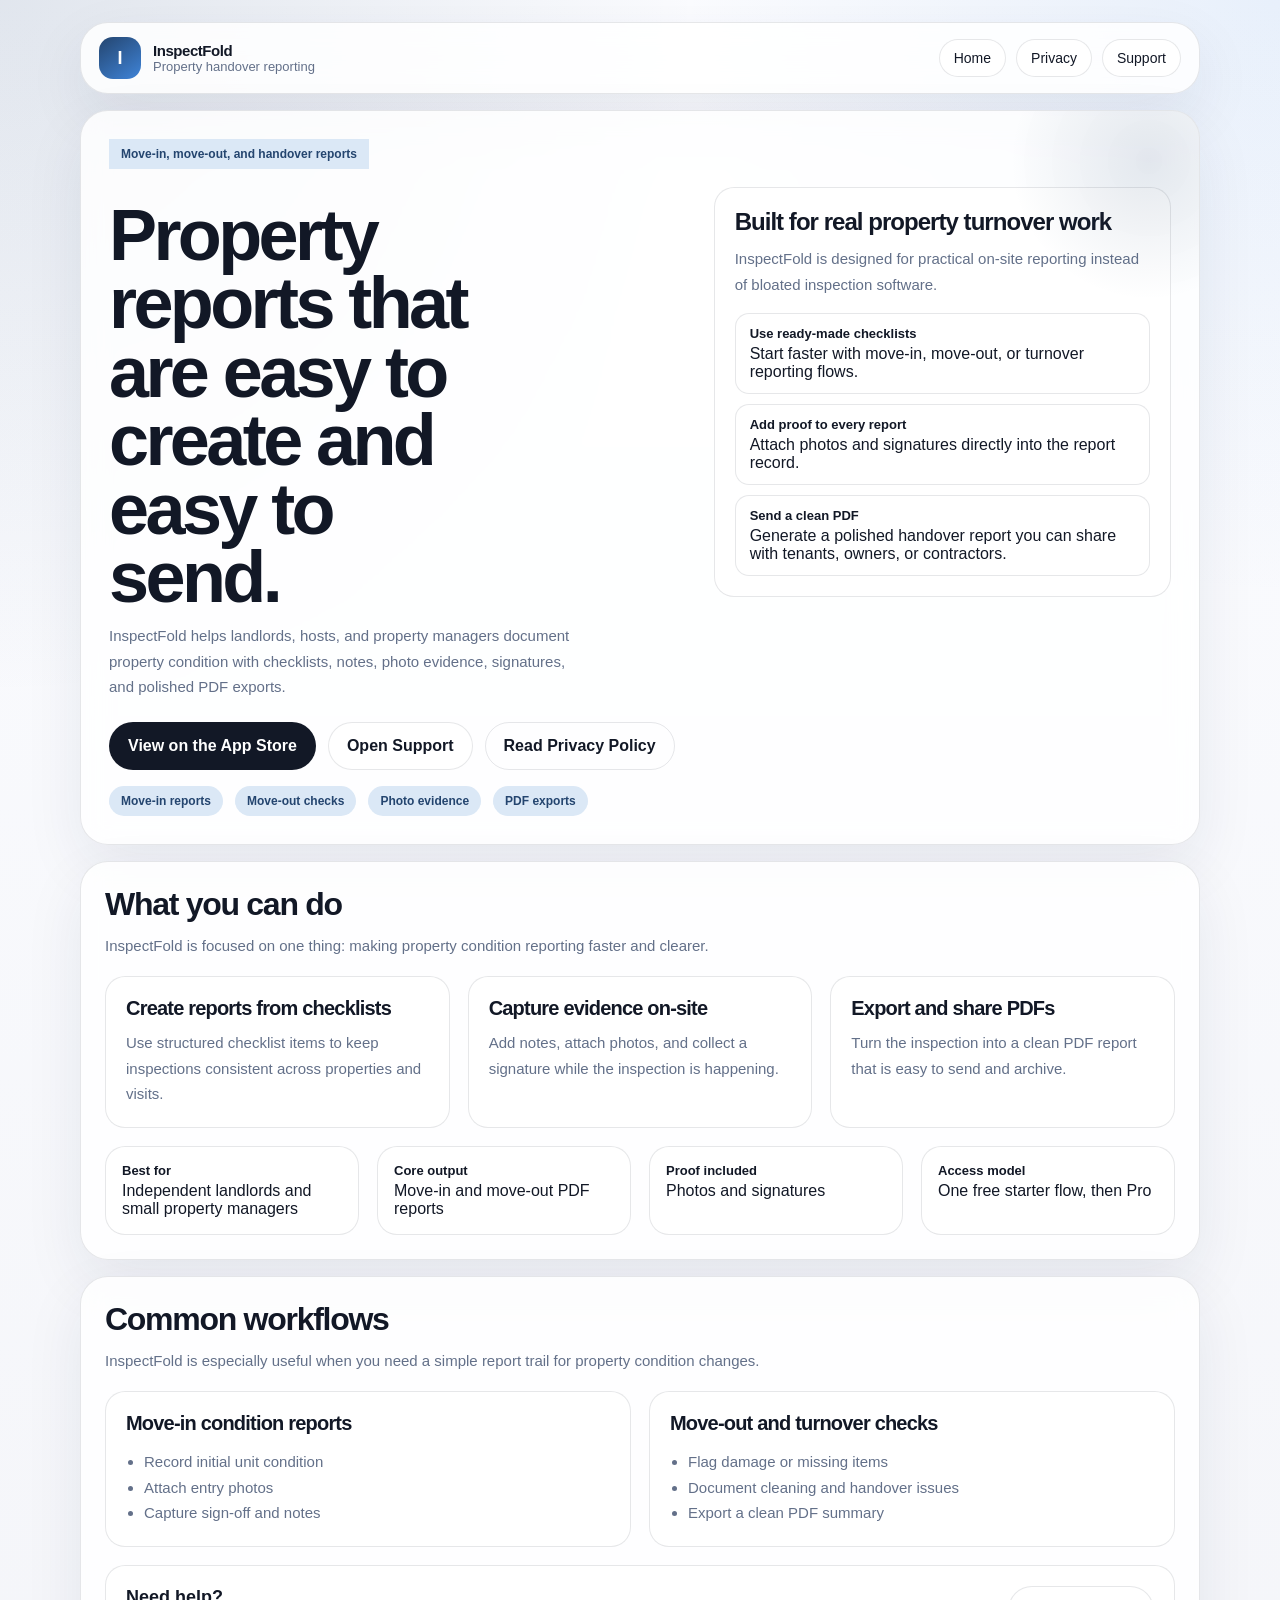
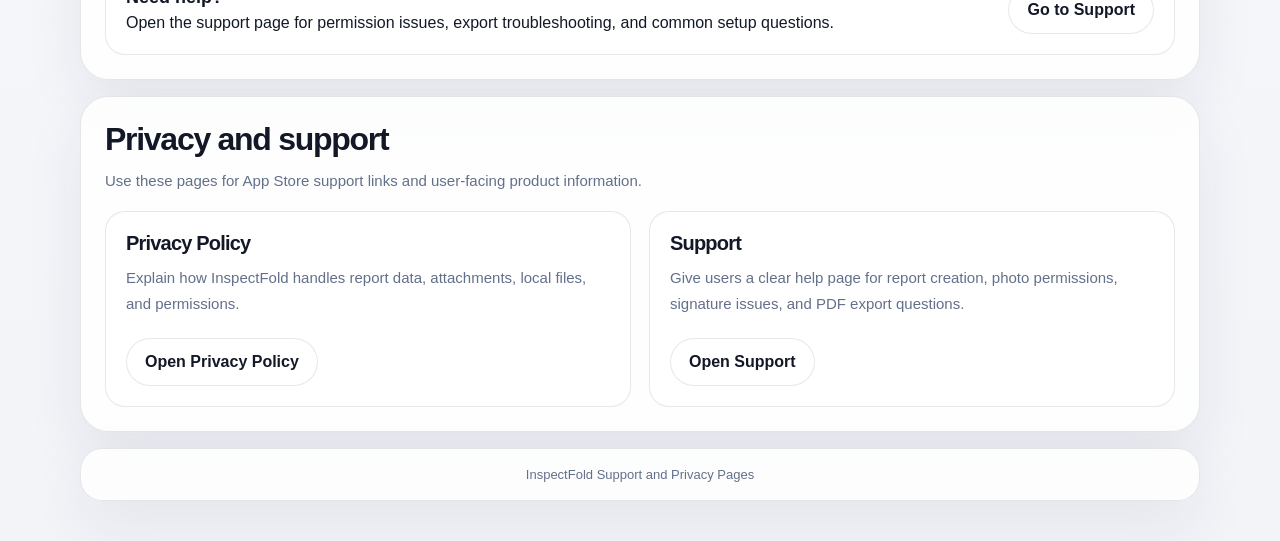
<file: index.html>
<!DOCTYPE html>
<html lang="en">
<head>
  <meta charset="utf-8">
  <meta name="viewport" content="width=device-width, initial-scale=1">
  <title>InspectFold | Property Handover Reports with Photos</title>
  <meta name="description" content="InspectFold helps landlords, hosts, and property managers create move-in, move-out, and handover reports with photos, notes, signatures, and clean PDF exports.">
  <meta name="keywords" content="property inspection, move in report, move out report, handover report, landlord app, property manager, pdf inspection">
  <meta name="robots" content="index,follow">
  <meta property="og:type" content="website">
  <meta property="og:title" content="InspectFold | Property Handover Reports with Photos">
  <meta property="og:description" content="Create move-in, move-out, and handover reports with checklists, photo evidence, signatures, and clean PDF exports.">
  <meta property="og:url" content="https://muradiye8285.github.io/inspectfold-support/">
  <meta property="og:site_name" content="InspectFold">
  <link rel="canonical" href="https://muradiye8285.github.io/inspectfold-support/">
  <link rel="stylesheet" href="styles.css">
  <script type="application/ld+json">
    {
      "@context": "https://schema.org",
      "@type": "SoftwareApplication",
      "name": "InspectFold",
      "operatingSystem": "iOS",
      "applicationCategory": "BusinessApplication",
      "description": "InspectFold helps create move-in, move-out, and handover reports with photos, notes, signatures, and PDF exports.",
      "url": "https://muradiye8285.github.io/inspectfold-support/",
      "downloadUrl": "https://apps.apple.com/us/app/inspectfold/id6759445805",
      "featureList": [
        "Move-in and move-out property reports",
        "Checklist-based inspections",
        "Photo evidence",
        "Inspector signatures",
        "PDF exports",
        "Starter free report flow"
      ]
    }
  </script>
</head>
<body>
  <main class="page">
    <header class="topbar">
      <a class="brand" href="index.html">
        <span class="brand-mark">I</span>
        <span class="brand-copy">
          <strong>InspectFold</strong>
          <span>Property handover reporting</span>
        </span>
      </a>
      <nav class="nav">
        <a href="index.html">Home</a>
        <a href="privacy.html">Privacy</a>
        <a href="support.html">Support</a>
      </nav>
    </header>

    <section class="hero">
      <span class="eyebrow">Move-in, move-out, and handover reports</span>
      <div class="hero-grid">
        <div class="hero-copy">
          <h1>Property reports that are easy to create and easy to send.</h1>
          <p>
            InspectFold helps landlords, hosts, and property managers document
            property condition with checklists, notes, photo evidence, signatures,
            and polished PDF exports.
          </p>
          <div class="actions">
            <a class="button" href="https://apps.apple.com/us/app/inspectfold/id6759445805">View on the App Store</a>
            <a class="button secondary" href="support.html">Open Support</a>
            <a class="button ghost" href="privacy.html">Read Privacy Policy</a>
          </div>
          <div class="chips">
            <span class="pill">Move-in reports</span>
            <span class="pill">Move-out checks</span>
            <span class="pill">Photo evidence</span>
            <span class="pill">PDF exports</span>
          </div>
        </div>

        <aside class="hero-panel">
          <h2>Built for real property turnover work</h2>
          <p>InspectFold is designed for practical on-site reporting instead of bloated inspection software.</p>
          <div class="mini-list">
            <div>
              <strong>Use ready-made checklists</strong>
              <span>Start faster with move-in, move-out, or turnover reporting flows.</span>
            </div>
            <div>
              <strong>Add proof to every report</strong>
              <span>Attach photos and signatures directly into the report record.</span>
            </div>
            <div>
              <strong>Send a clean PDF</strong>
              <span>Generate a polished handover report you can share with tenants, owners, or contractors.</span>
            </div>
          </div>
        </aside>
      </div>
    </section>

    <section class="section">
      <div class="section-head">
        <div>
          <h2>What you can do</h2>
          <p>InspectFold is focused on one thing: making property condition reporting faster and clearer.</p>
        </div>
      </div>

      <div class="grid-3">
        <article class="card">
          <h3>Create reports from checklists</h3>
          <p>Use structured checklist items to keep inspections consistent across properties and visits.</p>
        </article>
        <article class="card">
          <h3>Capture evidence on-site</h3>
          <p>Add notes, attach photos, and collect a signature while the inspection is happening.</p>
        </article>
        <article class="card">
          <h3>Export and share PDFs</h3>
          <p>Turn the inspection into a clean PDF report that is easy to send and archive.</p>
        </article>
      </div>

      <div class="stats">
        <div class="stat">
          <strong>Best for</strong>
          <span>Independent landlords and small property managers</span>
        </div>
        <div class="stat">
          <strong>Core output</strong>
          <span>Move-in and move-out PDF reports</span>
        </div>
        <div class="stat">
          <strong>Proof included</strong>
          <span>Photos and signatures</span>
        </div>
        <div class="stat">
          <strong>Access model</strong>
          <span>One free starter flow, then Pro</span>
        </div>
      </div>
    </section>

    <section class="section">
      <div class="section-head">
        <div>
          <h2>Common workflows</h2>
          <p>InspectFold is especially useful when you need a simple report trail for property condition changes.</p>
        </div>
      </div>
      <div class="grid-2">
        <article class="card">
          <h3>Move-in condition reports</h3>
          <ul class="feature-list">
            <li>Record initial unit condition</li>
            <li>Attach entry photos</li>
            <li>Capture sign-off and notes</li>
          </ul>
        </article>
        <article class="card">
          <h3>Move-out and turnover checks</h3>
          <ul class="feature-list">
            <li>Flag damage or missing items</li>
            <li>Document cleaning and handover issues</li>
            <li>Export a clean PDF summary</li>
          </ul>
        </article>
      </div>
      <div class="callout">
        <div>
          <strong>Need help?</strong>
          <span>Open the support page for permission issues, export troubleshooting, and common setup questions.</span>
        </div>
        <a class="button secondary" href="support.html">Go to Support</a>
      </div>
    </section>

    <section class="section">
      <div class="section-head">
        <div>
          <h2>Privacy and support</h2>
          <p>Use these pages for App Store support links and user-facing product information.</p>
        </div>
      </div>
      <div class="grid-2">
        <article class="card">
          <h3>Privacy Policy</h3>
          <p>Explain how InspectFold handles report data, attachments, local files, and permissions.</p>
          <div class="actions">
            <a class="button secondary" href="privacy.html">Open Privacy Policy</a>
          </div>
        </article>
        <article class="card">
          <h3>Support</h3>
          <p>Give users a clear help page for report creation, photo permissions, signature issues, and PDF export questions.</p>
          <div class="actions">
            <a class="button secondary" href="support.html">Open Support</a>
          </div>
        </article>
      </div>
    </section>

    <footer class="footer">
      InspectFold Support and Privacy Pages
    </footer>
  </main>
</body>
</html>
</file>
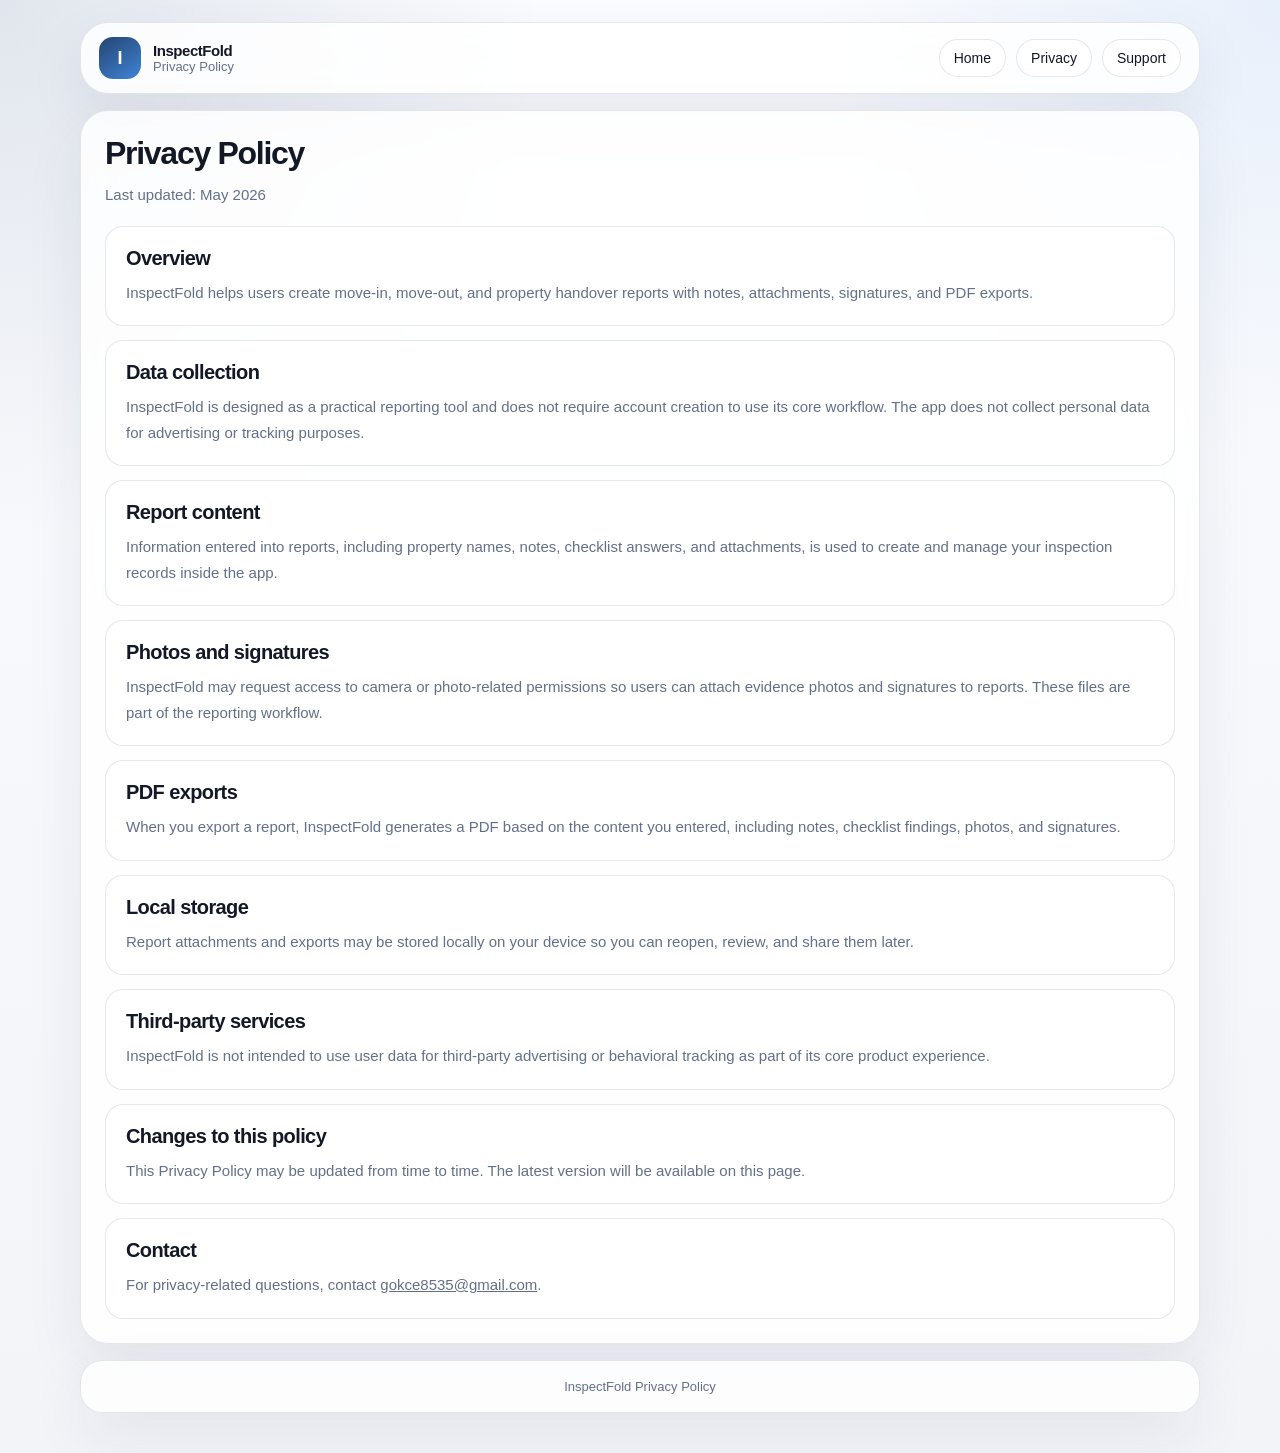
<file: privacy.html>
<!DOCTYPE html>
<html lang="en">
<head>
  <meta charset="utf-8">
  <meta name="viewport" content="width=device-width, initial-scale=1">
  <title>InspectFold Privacy Policy</title>
  <meta name="description" content="Privacy Policy for InspectFold, a property handover reporting app for iPhone.">
  <link rel="canonical" href="https://muradiye8285.github.io/inspectfold-support/privacy.html">
  <link rel="stylesheet" href="styles.css">
</head>
<body>
  <main class="page">
    <header class="topbar">
      <a class="brand" href="index.html">
        <span class="brand-mark">I</span>
        <span class="brand-copy">
          <strong>InspectFold</strong>
          <span>Privacy Policy</span>
        </span>
      </a>
      <nav class="nav">
        <a href="index.html">Home</a>
        <a href="privacy.html">Privacy</a>
        <a href="support.html">Support</a>
      </nav>
    </header>

    <section class="section">
      <h2>Privacy Policy</h2>
      <p>Last updated: May 2026</p>
      <div class="legal" style="margin-top:18px;">
        <section>
          <h3>Overview</h3>
          <p>InspectFold helps users create move-in, move-out, and property handover reports with notes, attachments, signatures, and PDF exports.</p>
        </section>

        <section>
          <h3>Data collection</h3>
          <p>InspectFold is designed as a practical reporting tool and does not require account creation to use its core workflow. The app does not collect personal data for advertising or tracking purposes.</p>
        </section>

        <section>
          <h3>Report content</h3>
          <p>Information entered into reports, including property names, notes, checklist answers, and attachments, is used to create and manage your inspection records inside the app.</p>
        </section>

        <section>
          <h3>Photos and signatures</h3>
          <p>InspectFold may request access to camera or photo-related permissions so users can attach evidence photos and signatures to reports. These files are part of the reporting workflow.</p>
        </section>

        <section>
          <h3>PDF exports</h3>
          <p>When you export a report, InspectFold generates a PDF based on the content you entered, including notes, checklist findings, photos, and signatures.</p>
        </section>

        <section>
          <h3>Local storage</h3>
          <p>Report attachments and exports may be stored locally on your device so you can reopen, review, and share them later.</p>
        </section>

        <section>
          <h3>Third-party services</h3>
          <p>InspectFold is not intended to use user data for third-party advertising or behavioral tracking as part of its core product experience.</p>
        </section>

        <section>
          <h3>Changes to this policy</h3>
          <p>This Privacy Policy may be updated from time to time. The latest version will be available on this page.</p>
        </section>

        <section>
          <h3>Contact</h3>
          <p>For privacy-related questions, contact <a href="mailto:gokce8535@gmail.com">gokce8535@gmail.com</a>.</p>
        </section>
      </div>
    </section>

    <footer class="footer">
      InspectFold Privacy Policy
    </footer>
  </main>
</body>
</html>
</file>
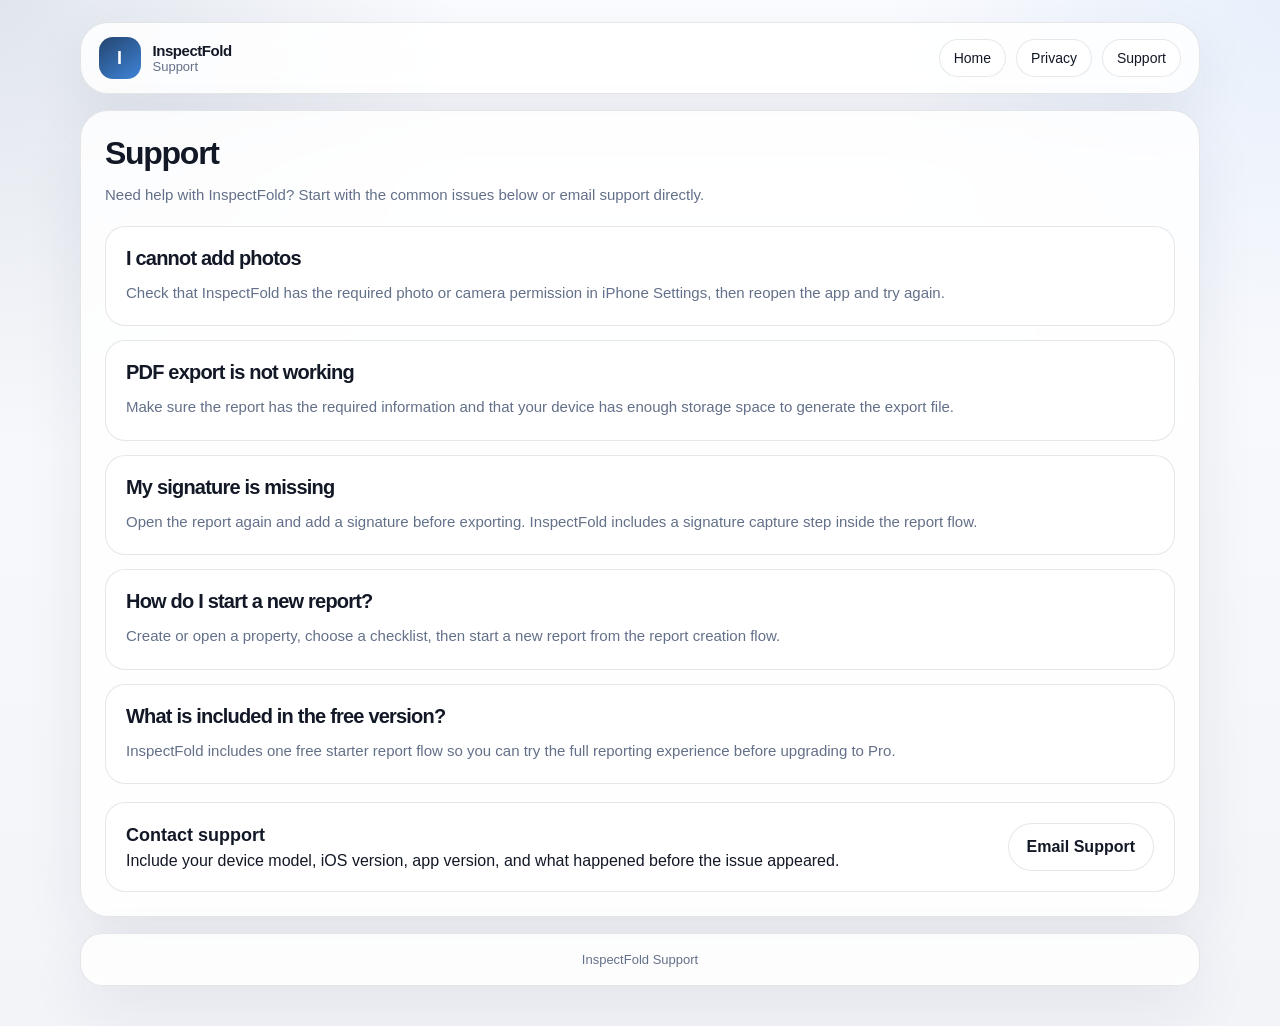
<file: support.html>
<!DOCTYPE html>
<html lang="en">
<head>
  <meta charset="utf-8">
  <meta name="viewport" content="width=device-width, initial-scale=1">
  <title>InspectFold Support</title>
  <meta name="description" content="Support page for InspectFold. Get help with reports, checklists, photos, signatures, and PDF exports.">
  <link rel="canonical" href="https://muradiye8285.github.io/inspectfold-support/support.html">
  <link rel="stylesheet" href="styles.css">
</head>
<body>
  <main class="page">
    <header class="topbar">
      <a class="brand" href="index.html">
        <span class="brand-mark">I</span>
        <span class="brand-copy">
          <strong>InspectFold</strong>
          <span>Support</span>
        </span>
      </a>
      <nav class="nav">
        <a href="index.html">Home</a>
        <a href="privacy.html">Privacy</a>
        <a href="support.html">Support</a>
      </nav>
    </header>

    <section class="section">
      <h2>Support</h2>
      <p>Need help with InspectFold? Start with the common issues below or email support directly.</p>

      <div class="faq-grid" style="margin-top:18px;">
        <article class="faq">
          <h3>I cannot add photos</h3>
          <p>Check that InspectFold has the required photo or camera permission in iPhone Settings, then reopen the app and try again.</p>
        </article>

        <article class="faq">
          <h3>PDF export is not working</h3>
          <p>Make sure the report has the required information and that your device has enough storage space to generate the export file.</p>
        </article>

        <article class="faq">
          <h3>My signature is missing</h3>
          <p>Open the report again and add a signature before exporting. InspectFold includes a signature capture step inside the report flow.</p>
        </article>

        <article class="faq">
          <h3>How do I start a new report?</h3>
          <p>Create or open a property, choose a checklist, then start a new report from the report creation flow.</p>
        </article>

        <article class="faq">
          <h3>What is included in the free version?</h3>
          <p>InspectFold includes one free starter report flow so you can try the full reporting experience before upgrading to Pro.</p>
        </article>
      </div>

      <div class="callout">
        <div>
          <strong>Contact support</strong>
          <span>Include your device model, iOS version, app version, and what happened before the issue appeared.</span>
        </div>
        <a class="button secondary" href="mailto:gokce8535@gmail.com">Email Support</a>
      </div>
    </section>

    <footer class="footer">
      InspectFold Support
    </footer>
  </main>
</body>
</html>
</file>
<file: styles.css>
:root {
  color-scheme: light;
  --bg: #f3f4f8;
  --bg-soft: #e6ebf3;
  --panel: rgba(255, 255, 255, 0.84);
  --panel-strong: #ffffff;
  --text: #121826;
  --muted: #637089;
  --line: rgba(18, 24, 38, 0.1);
  --accent: #24456f;
  --accent-soft: #dbe8f6;
  --accent-2: #3f84d8;
  --shadow: 0 22px 60px rgba(29, 44, 75, 0.08);
  --radius-xl: 28px;
  --radius-lg: 20px;
  --radius-md: 16px;
  --max: 1120px;
}

* { box-sizing: border-box; }
html { scroll-behavior: smooth; }

body {
  margin: 0;
  font-family: Inter, "Segoe UI", Arial, sans-serif;
  color: var(--text);
  background:
    radial-gradient(circle at top left, rgba(36, 69, 111, 0.12), transparent 28%),
    radial-gradient(circle at top right, rgba(63, 132, 216, 0.1), transparent 24%),
    linear-gradient(180deg, #fbfcff 0%, var(--bg) 100%);
}

a { color: inherit; }

.page {
  width: min(calc(100% - 28px), var(--max));
  margin: 0 auto;
  padding: 22px 0 40px;
}

.topbar,
.hero,
.section,
.footer {
  background: var(--panel);
  border: 1px solid var(--line);
  backdrop-filter: blur(14px);
  box-shadow: var(--shadow);
}

.topbar,
.hero,
.section {
  border-radius: var(--radius-xl);
}

.topbar {
  display: flex;
  align-items: center;
  justify-content: space-between;
  gap: 16px;
  padding: 14px 18px;
}

.brand {
  display: flex;
  align-items: center;
  gap: 12px;
  text-decoration: none;
}

.brand-mark {
  width: 42px;
  height: 42px;
  border-radius: 14px;
  display: grid;
  place-items: center;
  background: linear-gradient(145deg, var(--accent), var(--accent-2));
  color: #fff;
  font-size: 18px;
  font-weight: 900;
}

.brand-copy strong {
  display: block;
  font-size: 15px;
  letter-spacing: -0.03em;
}

.brand-copy span {
  display: block;
  font-size: 13px;
  color: var(--muted);
}

.nav {
  display: flex;
  flex-wrap: wrap;
  gap: 10px;
}

.nav a,
.button,
.pill {
  border-radius: 999px;
  text-decoration: none;
}

.nav a {
  padding: 10px 14px;
  font-size: 14px;
  background: rgba(255, 255, 255, 0.78);
  border: 1px solid var(--line);
}

.hero {
  margin-top: 16px;
  padding: 28px;
  position: relative;
  overflow: hidden;
}

.hero::after {
  content: "";
  position: absolute;
  right: -90px;
  top: -90px;
  width: 280px;
  height: 280px;
  border-radius: 50%;
  background: radial-gradient(circle, rgba(36, 69, 111, 0.12), transparent 70%);
}

.eyebrow,
.pill {
  display: inline-flex;
  align-items: center;
  gap: 8px;
  padding: 8px 12px;
  font-size: 12px;
  font-weight: 700;
  color: var(--accent);
  background: var(--accent-soft);
}

.hero-grid,
.grid-2,
.grid-3,
.stats {
  display: grid;
  gap: 18px;
}

.hero-grid {
  grid-template-columns: 1.18fr 0.92fr;
  align-items: start;
  margin-top: 18px;
}

.hero h1 {
  margin: 14px 0 12px;
  font-size: clamp(38px, 7vw, 72px);
  line-height: 0.95;
  letter-spacing: -0.05em;
  max-width: 10ch;
}

.hero p,
.section p,
.card p,
.faq p,
li {
  margin: 0;
  color: var(--muted);
  line-height: 1.7;
  font-size: 15px;
}

.hero-copy p { max-width: 58ch; }

.actions,
.chips {
  display: flex;
  flex-wrap: wrap;
  gap: 12px;
}

.actions { margin-top: 22px; }
.chips { margin-top: 16px; }

.button {
  display: inline-flex;
  align-items: center;
  justify-content: center;
  min-height: 48px;
  padding: 0 18px;
  font-weight: 700;
  border: 1px solid transparent;
  background: var(--text);
  color: #fff;
}

.button.secondary {
  background: rgba(255, 255, 255, 0.8);
  border-color: var(--line);
  color: var(--text);
}

.button.ghost {
  background: transparent;
  border-color: var(--line);
  color: var(--text);
}

.hero-panel,
.card,
.faq,
.callout,
.stat {
  background: rgba(255, 255, 255, 0.78);
  border: 1px solid var(--line);
  border-radius: var(--radius-lg);
}

.hero-panel {
  padding: 20px;
}

.hero-panel h2,
.section h2,
.card h3,
.faq h3 {
  margin: 0 0 10px;
  letter-spacing: -0.04em;
}

.hero-panel h2 { font-size: 24px; }
.section h2 { font-size: 32px; }

.mini-list {
  display: grid;
  gap: 10px;
  margin-top: 16px;
}

.mini-list div {
  padding: 12px 14px;
  background: var(--panel-strong);
  border: 1px solid var(--line);
  border-radius: 14px;
}

.mini-list strong,
.stat strong {
  display: block;
  margin-bottom: 4px;
  font-size: 13px;
}

.section {
  margin-top: 16px;
  padding: 24px;
}

.section-head {
  display: flex;
  justify-content: space-between;
  align-items: end;
  gap: 14px;
  margin-bottom: 18px;
}

.grid-2 {
  grid-template-columns: repeat(2, minmax(0, 1fr));
}

.grid-3 {
  grid-template-columns: repeat(3, minmax(0, 1fr));
}

.card,
.faq {
  padding: 20px;
}

.card h3,
.faq h3 {
  font-size: 20px;
}

.stats {
  grid-template-columns: repeat(4, minmax(0, 1fr));
  margin-top: 18px;
}

.stat {
  padding: 16px;
}

.feature-list,
.plain-list {
  margin: 14px 0 0;
  padding-left: 18px;
}

.faq-grid {
  display: grid;
  gap: 14px;
}

.callout {
  display: flex;
  justify-content: space-between;
  align-items: center;
  flex-wrap: wrap;
  gap: 16px;
  padding: 20px;
  margin-top: 18px;
}

.callout strong {
  display: block;
  margin-bottom: 6px;
  font-size: 18px;
}

.legal {
  display: grid;
  gap: 14px;
}

.legal section {
  padding: 20px;
  background: rgba(255, 255, 255, 0.74);
  border: 1px solid var(--line);
  border-radius: 18px;
}

.legal h3 {
  margin: 0 0 10px;
  font-size: 20px;
  letter-spacing: -0.03em;
}

.footer {
  margin-top: 16px;
  border-radius: 22px;
  padding: 18px 20px;
  text-align: center;
  color: var(--muted);
  font-size: 13px;
}

@media (max-width: 920px) {
  .hero-grid,
  .grid-2,
  .grid-3,
  .stats {
    grid-template-columns: 1fr;
  }

  .section-head,
  .topbar {
    align-items: start;
    flex-direction: column;
  }

  .hero h1 {
    max-width: 12ch;
  }
}

@media (max-width: 640px) {
  .page {
    width: min(calc(100% - 18px), var(--max));
    padding-top: 14px;
  }

  .hero,
  .section {
    padding: 20px;
  }

  .hero h1 {
    font-size: clamp(34px, 11vw, 54px);
    max-width: 100%;
  }
}
</file>
